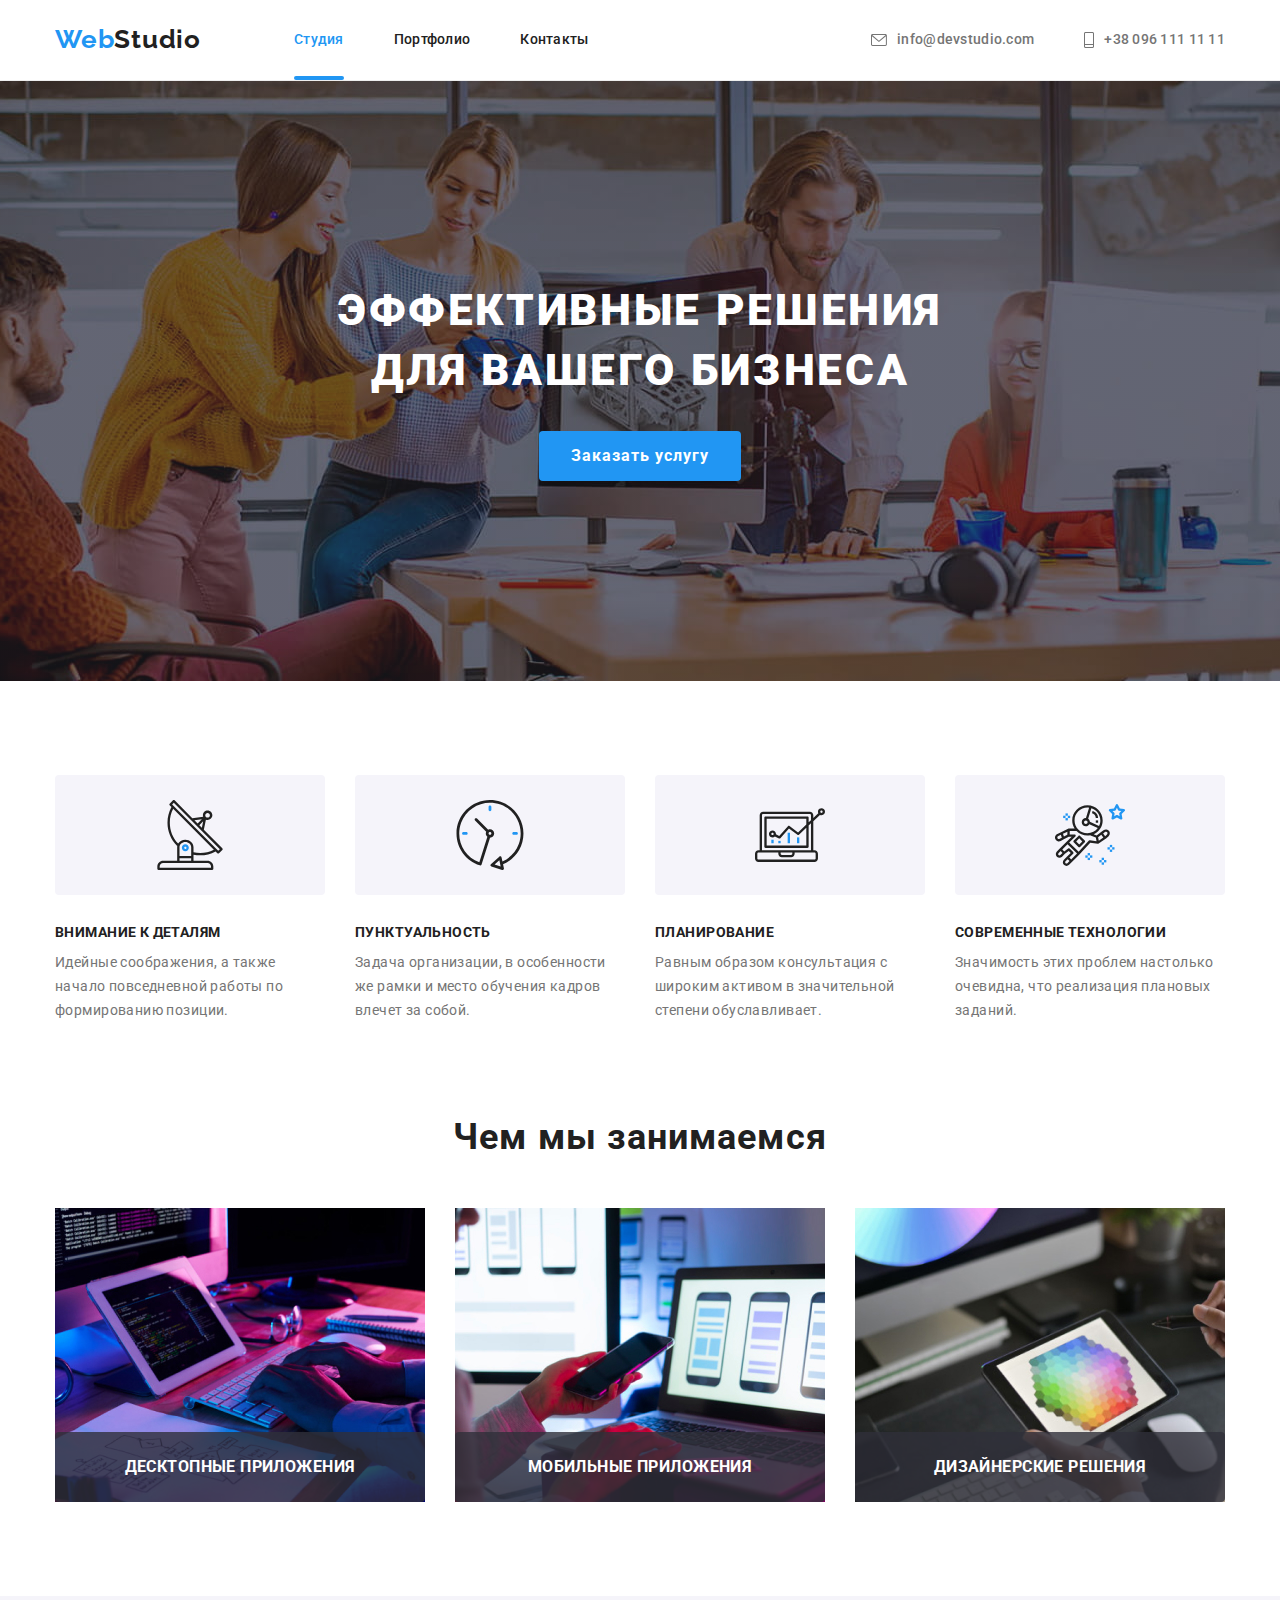
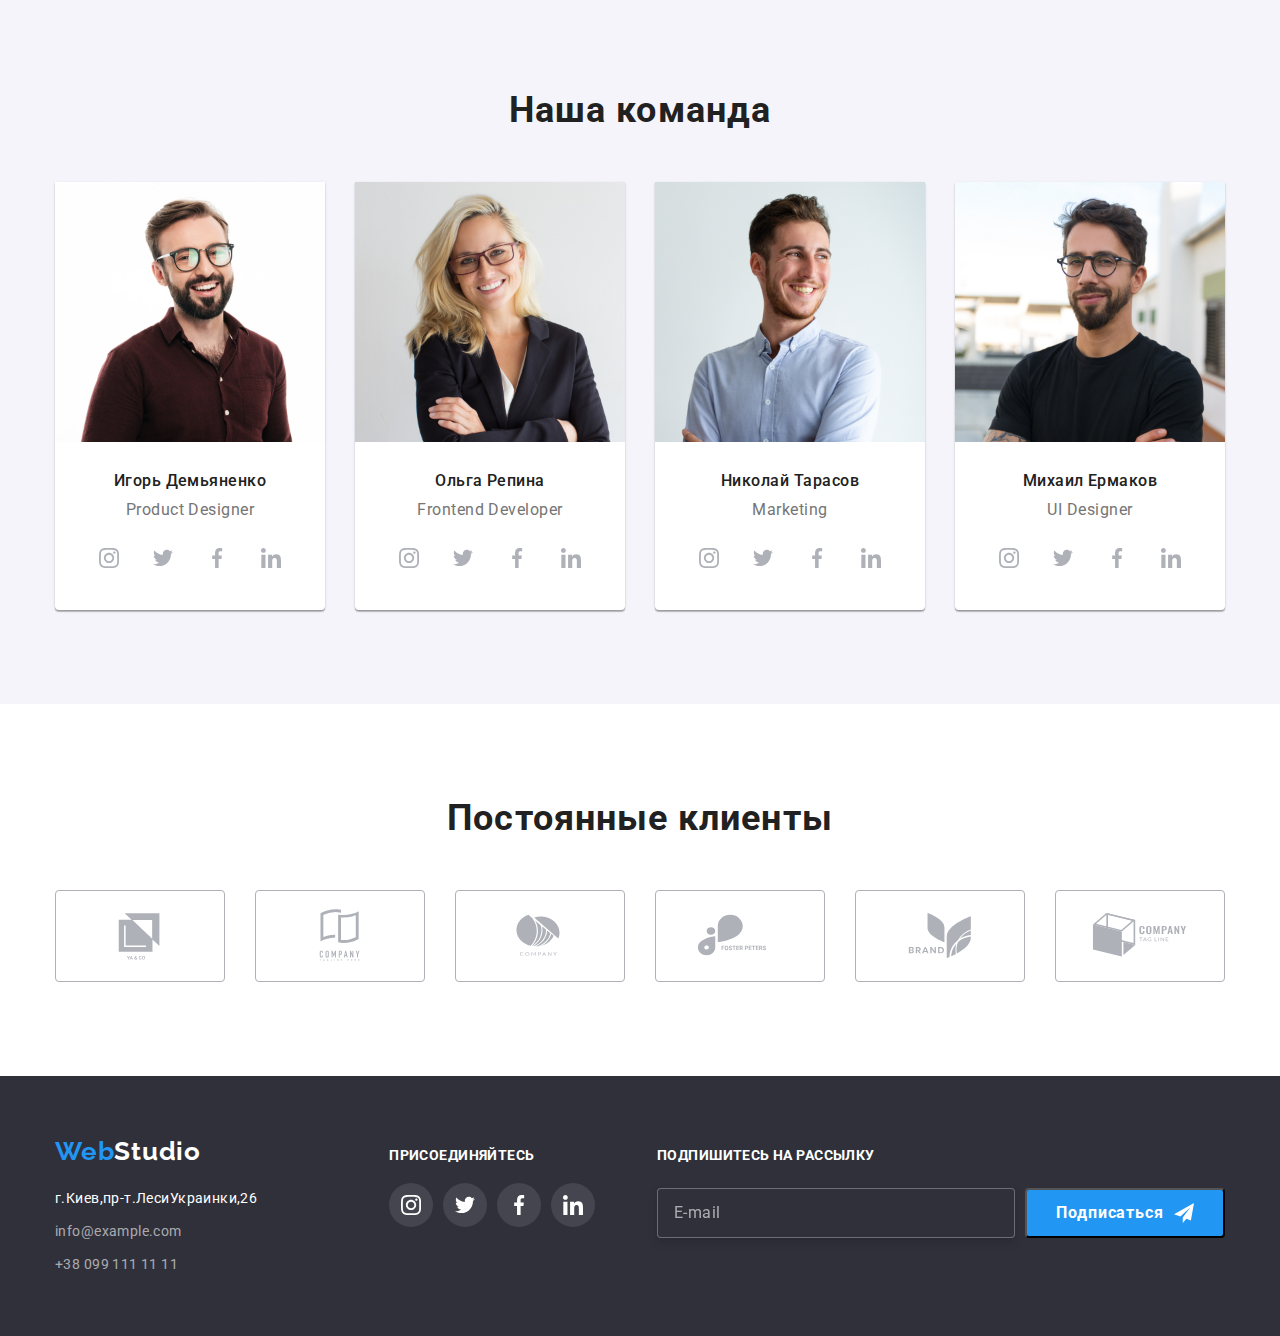
<file: index.html>
<!DOCTYPE html>
<html lang="ru">
<head>
    <meta charset="UTF-8">
    <meta http-equiv="X-UA-Compatible" content="IE=edge">
    <meta name="viewport" content="width=device-width, initial-scale=1.0">
    <title>Document</title>
    <link 
        href="https://fonts.googleapis.com/css2?family=Raleway:wght@700&family=Roboto:wght@400;500;700;900&display=swap"
        rel="stylesheet"/>
    <link href="https://cdnjs.cloudflare.com/ajax/libs/modern-normalize/1.1.0/modern-normalize.min.css" rel="stylesheet" />
    <link rel="stylesheet" href="./css/styles.css"/>
</head>
<body>
    <header class="header">
        <div class="container main-nav">
            <nav class="header-nav">
                <a class="header-log link" href="/index.html"><span class="logo1">Web</span><span class="logo2">Studio</span></a>
                <ul class="header-list list">
                    <li class="header-item"><a class="header-link link current" href="./index.html">Студия</a></li>
                    <li class="header-item"><a class="header-link link" href="./portfolio.html">Портфолио</a></li>
                    <li class="header-item"><a class="header-link link" href="">Контакты</a></li>
                </ul>
            </nav>
            <ul class="info list">
                <li class="info-nav-header"><a class="info-nav link" href="mailto:info@devstudio.com">
                    <svg class="info-mail-icon" width="16" height="12">
                            <use href="./images/symbol-defs.svg#icon-envelope-hover"></use>
                        </svg>info@devstudio.com</a></li>
                <li class="info-nav-header"><a class="info-nav link" href="tel:+380961111111">
                    <svg class="info-tel-icon" width="10" height="16">
                            <use href="./images/symbol-defs.svg#icon-Vector"></use>
                        </svg>+38 096 111 11 11</a></li>
            </ul>
        </div>
    </header>
  <main> 
      <!--ГЕРОЙ-->
      <section class="hero">
          <div class="container">
            <h1 class="hero-title">Эффективные решения для вашего бизнеса</h1>
            <button class="button-primary" data-modal-open>Заказать услугу</button>
            </div>
      </section>
    <section class="article">
        <div class="container">
        <ul class="article-list list">
            <li class="article-item">
                <div class="article-icon">
                   <svg class="article-svg">
                            <use href="./images/symbol-defs.svg#icon-antenna-1"></use>
                     </svg> 
                </div>
                <h2 class="article-title">Внимание к деталям</h2>
                <p class="article-text">Идейные соображения, а также начало повседневной работы по формированию позиции.</p>
            </li>
            <li class="article-item">
                 <div class="article-icon">
                   <svg class="article-svg">
                            <use href="./images/symbol-defs.svg#icon-clock-1-1"></use>
                     </svg> 
                </div>
                <h2 class="article-title">Пунктуальность</h2>
                <p class="article-text">Задача организации, в особенности же рамки и место обучения кадров влечет за собой.</p>
            </li>
            <li class="article-item">
                 <div class="article-icon">
                   <svg class="article-svg">
                            <use href="./images/symbol-defs.svg#icon-diagram-1"></use>
                     </svg> 
                </div>
                <h2 class="article-title">Планирование</h2>
                <p class="article-text">Равным образом консультация с широким активом в значительной степени обуславливает.</p>
            </li>
            <li class="article-item">
                 <div class="article-icon">
                   <svg class="article-svg">
                            <use href="./images/symbol-defs.svg#icon-astronaut-1"></use>
                     </svg> 
                </div>
                <h2 class="article-title">Современные технологии</h2>
                <p class="article-text">Значимость этих проблем настолько очевидна, что реализация плановых заданий.</p>
            </li>
        </ul>
        </div>
    </section>
    <section class="gallery">
        <div class="container">
        <h2 class="gallery-text">Чем мы занимаемся</h2>
        <ul class="gallery-list list">
            <li class="gallery-item">
                <div class="gallery-item-img">
                 <img src="./images/box1.jpg" alt="Десктопные приложения" width="370" height="294" />
                 <div class="gallery-icon">
                 <h3>Десктопные приложения</h3>
                </div>
                </div>
            </li>
            <li class="gallery-item">
                <div class="gallery-item-img">
                <img src="./images/box2.jpg" alt="Мобильные приложения"
                 width="370" height="294" />
                 <div class="gallery-icon">
                 <h3>Мобильные приложения</h3>
                 </div>
                 </div>
            </li>
            <li class="gallery-item">
                <div class="gallery-item-img">
                <img src="./images/box3.jpg" alt="Дизайнерские решения" 
                width="370" height="294" />
                  <div class="gallery-icon">
                 <h3>Дизайнерские решения</h3>
                 </div>
                </div>
            </li>
        </ul>
        </div>
    </section>  
    <section class="outteam">
        <div class="container">
        <h2 class="outteam-text1">Наша команда</h2>
        <ul class="outteam-list list">
                <li class="outteam-item">
                <img class="outteam-img" src="./images/productdesigner.jpg" alt="Игорь Демьяненко Product Designer" width="270" height="260" />
                <div class="outteam-aside">
                <h3 class="outteam-title">Игорь Демьяненко</h3>
                <p class="outteam-text">Product Designer</p>
                <ul class="outteam-soc-list list">
                    <li class="outteam-soc-item"><a href="" class="outteam-soc-link link">
                        <svg class="outteam-soc-icon" width="20" height="20">
                            <use href="./images/symbol-defs.svg#icon-instagram"></use>
                        </svg>
                    </a></li>
                    <li class="outteam-soc-item"><a href="" class="outteam-soc-link link">
                        <svg class="outteam-soc-icon" width="20" height="20">
                            <use href="./images/symbol-defs.svg#icon-twitter"></use>
                        </svg>
                    </a></li>
                    <li class="outteam-soc-item"><a href="" class="outteam-soc-link link">
                        <svg class="outteam-soc-icon" width="20" height="20">
                            <use href="./images/symbol-defs.svg#icon-facebook"></use>
                        </svg>
                    </a></li>
                    <li class="outteam-soc-item"><a href="" class="outteam-soc-link link">
                        <svg class="outteam-soc-icon" width="20" height="20">
                            <use href="./images/symbol-defs.svg#icon-linkedin"></use>
                        </svg>
                    </a></li>
                </ul>
                </div>
            </li>
            <li class="outteam-item">
                <img class="outteam-img" src="./images/frontenddeveloper.jpg" alt="Ольга Репина Frontend Developer" width="270" height="260" />
                <div class="outteam-aside">
                <h3 class="outteam-title">Ольга Репина</h3>
                <p class="outteam-text">Frontend Developer</p>
                <ul class="outteam-soc-list list">
                    <li class="outteam-soc-item"><a href="" class="outteam-soc-link link">
                        <svg class="outteam-soc-icon" width="20" height="20">
                            <use href="./images/symbol-defs.svg#icon-instagram"></use>
                        </svg>
                    </a></li>
                    <li class="outteam-soc-item"><a href="" class="outteam-soc-link link">
                        <svg class="outteam-soc-icon" width="20" height="20">
                            <use href="./images/symbol-defs.svg#icon-twitter"></use>
                        </svg>
                    </a></li>
                    <li class="outteam-soc-item"><a href="" class="outteam-soc-link link">
                        <svg class="outteam-soc-icon" width="20" height="20">
                            <use href="./images/symbol-defs.svg#icon-facebook"></use>
                        </svg>
                    </a></li>
                    <li class="outteam-soc-item"><a href="" class="outteam-soc-link link">
                        <svg class="outteam-soc-icon" width="20" height="20">
                            <use href="./images/symbol-defs.svg#icon-linkedin"></use>
                        </svg>
                    </a></li>
                </ul>
                </div>
            </li>
            <li class="outteam-item">
                <img class="outteam-img" src="./images/marketing.jpg" alt="Николай Тарасов Marketing" width="270" height="260" />
                <div class="outteam-aside">
                <h3 class="outteam-title">Николай Тарасов</h3>
                <p class="outteam-text">Marketing</p>
                <ul class="outteam-soc-list list">
                    <li class="outteam-soc-item"><a href="" class="outteam-soc-link link">
                        <svg class="outteam-soc-icon" width="20" height="20">
                            <use href="./images/symbol-defs.svg#icon-instagram"></use>
                        </svg>
                    </a></li>
                    <li class="outteam-soc-item"><a href="" class="outteam-soc-link link">
                        <svg class="outteam-soc-icon" width="20" height="20">
                            <use href="./images/symbol-defs.svg#icon-twitter"></use>
                        </svg>
                    </a></li>
                    <li class="outteam-soc-item"><a href="" class="outteam-soc-link link">
                        <svg class="outteam-soc-icon" width="20" height="20">
                            <use href="./images/symbol-defs.svg#icon-facebook"></use>
                        </svg>
                    </a></li>
                    <li class="outteam-soc-item"><a href="" class="outteam-soc-link link">
                        <svg class="outteam-soc-icon" width="20" height="20">
                            <use href="./images/symbol-defs.svg#icon-linkedin"></use>
                        </svg>
                    </a></li>
                </ul>
                </div>
            </li>
            <li class="outteam-item">
                <img class="outteam-img" src="./images/uidesigner.jpg" alt="Михаил Ермаков UI Designer" width="270" height="260" />
                <div class="outteam-aside">
                <h3 class="outteam-title">Михаил Ермаков</h3>
                <p class="outteam-text">UI Designer</p>
                <ul class="outteam-soc-list list">
                    <li class="outteam-soc-item"><a href="" class="outteam-soc-link link">
                        <svg class="outteam-soc-icon" width="20" height="20">
                            <use href="./images/symbol-defs.svg#icon-instagram"></use>
                        </svg>
                    </a></li>
                    <li class="outteam-soc-item"><a href="" class="outteam-soc-link link">
                        <svg class="outteam-soc-icon" width="20" height="20">
                            <use href="./images/symbol-defs.svg#icon-twitter"></use>
                        </svg>
                    </a></li>
                    <li class="outteam-soc-item"><a href="" class="outteam-soc-link link">
                        <svg class="outteam-soc-icon" width="20" height="20">
                            <use href="./images/symbol-defs.svg#icon-facebook"></use>
                        </svg>
                    </a></li>
                    <li class="outteam-soc-item"><a href="" class="outteam-soc-link link">
                        <svg class="outteam-soc-icon" width="20" height="20">
                            <use href="./images/symbol-defs.svg#icon-linkedin"></use>
                        </svg>
                    </a></li>
                </ul>
                </div>
            </li>
        </ul>
        </div>
    </section>
    <section class="clients">
        <div class="container">
            <h2 class="clients-text">Постоянные клиенты</h2>
            <ul class="our-clients list">
                <li class="clients-item link">
                    <a href="" class="clients-link">
                    <svg class="cliient" width="106" height="60">
                            <use href="./images/symbol-defs.svg#icon-client"></use>
                        </svg>
                    </a>
                </li>
                <li class="clients-item link">
                    <a href="" class="clients-link">
                    <svg class="cliient" width="106" height="60">
                            <use href="./images/symbol-defs.svg#icon-client2"></use>
                        </svg>
                    </a>
                    </li>
                <li class="clients-item link">
                    <a href="" class="clients-link">
                    <svg class="cliient" width="106" height="60">
                            <use href="./images/symbol-defs.svg#icon-client3"></use>
                        </svg>
                    </a>
                </li>
                <li class="clients-item link">
                    <a href="" class="clients-link">
                    <svg class="cliient" width="106" height="60">
                            <use href="./images/symbol-defs.svg#icon-client4"></use>
                        </svg>
                    </a>
                </li>
                <li class="clients-item link">
                    <a href="" class="clients-link">
                    <svg class="cliient" width="106" height="60">
                            <use href="./images/symbol-defs.svg#icon-client5"></use>
                        </svg>
                    </a>    
                </li>
                <li class="clients-item link">
                    <a href="" class="clients-link">
                    <svg class="cliient" width="106" height="60">
                            <use href="./images/symbol-defs.svg#icon-client6"></use>
                        </svg>
                    </a>    
                </li>
            </ul>
        </div>
    </section>
    </main>
<footer class="footer">
    <div class="container footer-content">
            <address class="footer-address">
                <a class="footer-nav link" href="/index.html"><span class="logo1-footer">Web</span><span class="logo2-footer">Studio</span></a>
                <ul class="list">
                    <li class="footer-list">
                        <a class="footer-info-adres link" href="https://goo.gl/maps/SjzHvNBgEdfBXJLG8">г.Киев,пр-т.ЛесиУкраинки,26</a>
                    </li>
                    <li class="footer-list">
                        <a class="footer-info-nav link" href="mailo:info@example.com">info@example.com</a>
                    </li>
                    <li class="footer-list">
                        <a class="footer-info-nav link" href="tel:0991111111">+38 099 111 11 11</a>
                    </li>
                </ul>
            </address>
        <div class="footer-join">
            <p class="footer-text">присоединяйтесь</p>
            <ul class="footer-soc-list list">
                <li class="footer-soc-item"><a href="" class="footer-soc-link link"><svg class="footer-soc-icon" width="20" height="20"><use href="./images/symbol-defs.svg#icon-instagram"></use></svg></a></li>
                <li class="footer-soc-item"><a href="" class="footer-soc-link link"><svg class="footer-soc-icon" width="20" height="20"><use href="./images/symbol-defs.svg#icon-twitter"></use></svg></a></li>
                <li class="footer-soc-item"><a href="" class="footer-soc-link link"><svg class="footer-soc-icon" width="20" height="20"><use href="./images/symbol-defs.svg#icon-facebook"></use></svg></a></li>
                <li class="footer-soc-item"><a href="" class="footer-soc-link link"><svg class="footer-soc-icon" width="20" height="20"><use href="./images/symbol-defs.svg#icon-linkedin"></use></svg></a></li>
            </ul>
        </div>
        <div class="subs-footer">
        <p class="footer-text-subs">Подпишитесь на рассылку</p>
        <form class="subs-form">
                <input required
                type="email"
                class="email-input-footer"
                name="user-name-subs"
                placeholder="E-mail"/>
                <button class="button-subs" type="submit">Подписаться<svg class="svg-footer" width="20" height="20"><use href="./images/symbol-defs.svg#icon-icon-send"></use></svg></button>
        </form>
    </div>
    </div>
    <div class="backdrop is-hidden" data-modal>
        <div class="modal">
                 <button class="modal-soc-btn" data-modal-close>
                     <svg class="modal-soc-icon" width="18" height="18">
                        <use href="./images/symbol-defs.svg#icon-close-black-18dp-2-1"></use></svg>
                 </button>
                <p class="modal-title">Оставьте свои данные, мы вам перезвоним</p>
                <form>
                    <div class="modal-field">
                        <label for="user-name" class="modal-label">Имя</label>
                        <div class="modal-wrap">
                        <input type="text"
                        class="modal-input"
                        name="user-name"
                        placeholder=""
                        required
                        minlength="4"
                        id="user-name"
                        autofocus/>
                        <svg class="modal-icon" width="18" height="18">
                            <use href="./images/symbol-defs.svg#icon-person-black-18dp-1"></use></svg>
                        </div>
                    </div>
                    <div class="modal-field">
                        <label for="user-tel" class="modal-label">Телефон</label>
                        <div class="modal-wrap">
                        <input type="tel"
                        class="modal-input"
                        name="user-tel"
                        placeholder=""
                        required
                        minlength="10"
                        id="user-tel"
                        />
                        <svg class="modal-icon" width="18" height="18">
                        <use href="./images/symbol-defs.svg#icon-phone-black-18dp-1"></use></svg>
                        </div>
                    </div>
                    <div class="modal-field">
                        <label for="user-email" class="modal-label">Почта</label>
                        <div class="modal-wrap">   
                        <input type="email"
                        class="modal-input"
                        name="user-email"
                        placeholder=""
                        required
                        minlength="6"
                        id="user-email"/>
                        <svg class="modal-icon" width="18" height="18">
                        <use href="./images/symbol-defs.svg#icon-email-black-18dp-1"></use></svg>
                        </div>
                    </div>
                    <div class="modal-field-coment">
                        <label for="user-coment" class="modal-label">Комментарий</label> 
                        <textarea name="user-coment" 
                        id="user-coment" 
                        class="modal-text"
                        placeholder="Введите текст"></textarea>
                    </div>
                    <div class="modal-field-checkbox">
                        <input type="checkbox"
                        name="privacy"
                        value="true"
                        class="modal-check visually-hidden"
                        id="privacy"/>
                        <label for="privacy" class="checkbox-text">
                            Соглашаюсь с рассылкой и принимаю 
                            <a href="" class="href-modal">Условия договора</a></label>
                    </div>
                    <div class="modal-field-btn">
                    <button type="submit" class="modal-btn">Отправить</button>
                    </div>
                </form>
        </div>
    </div>
</footer>
<script src="./js/modal.js"></script>
</body>
</html>
</file>
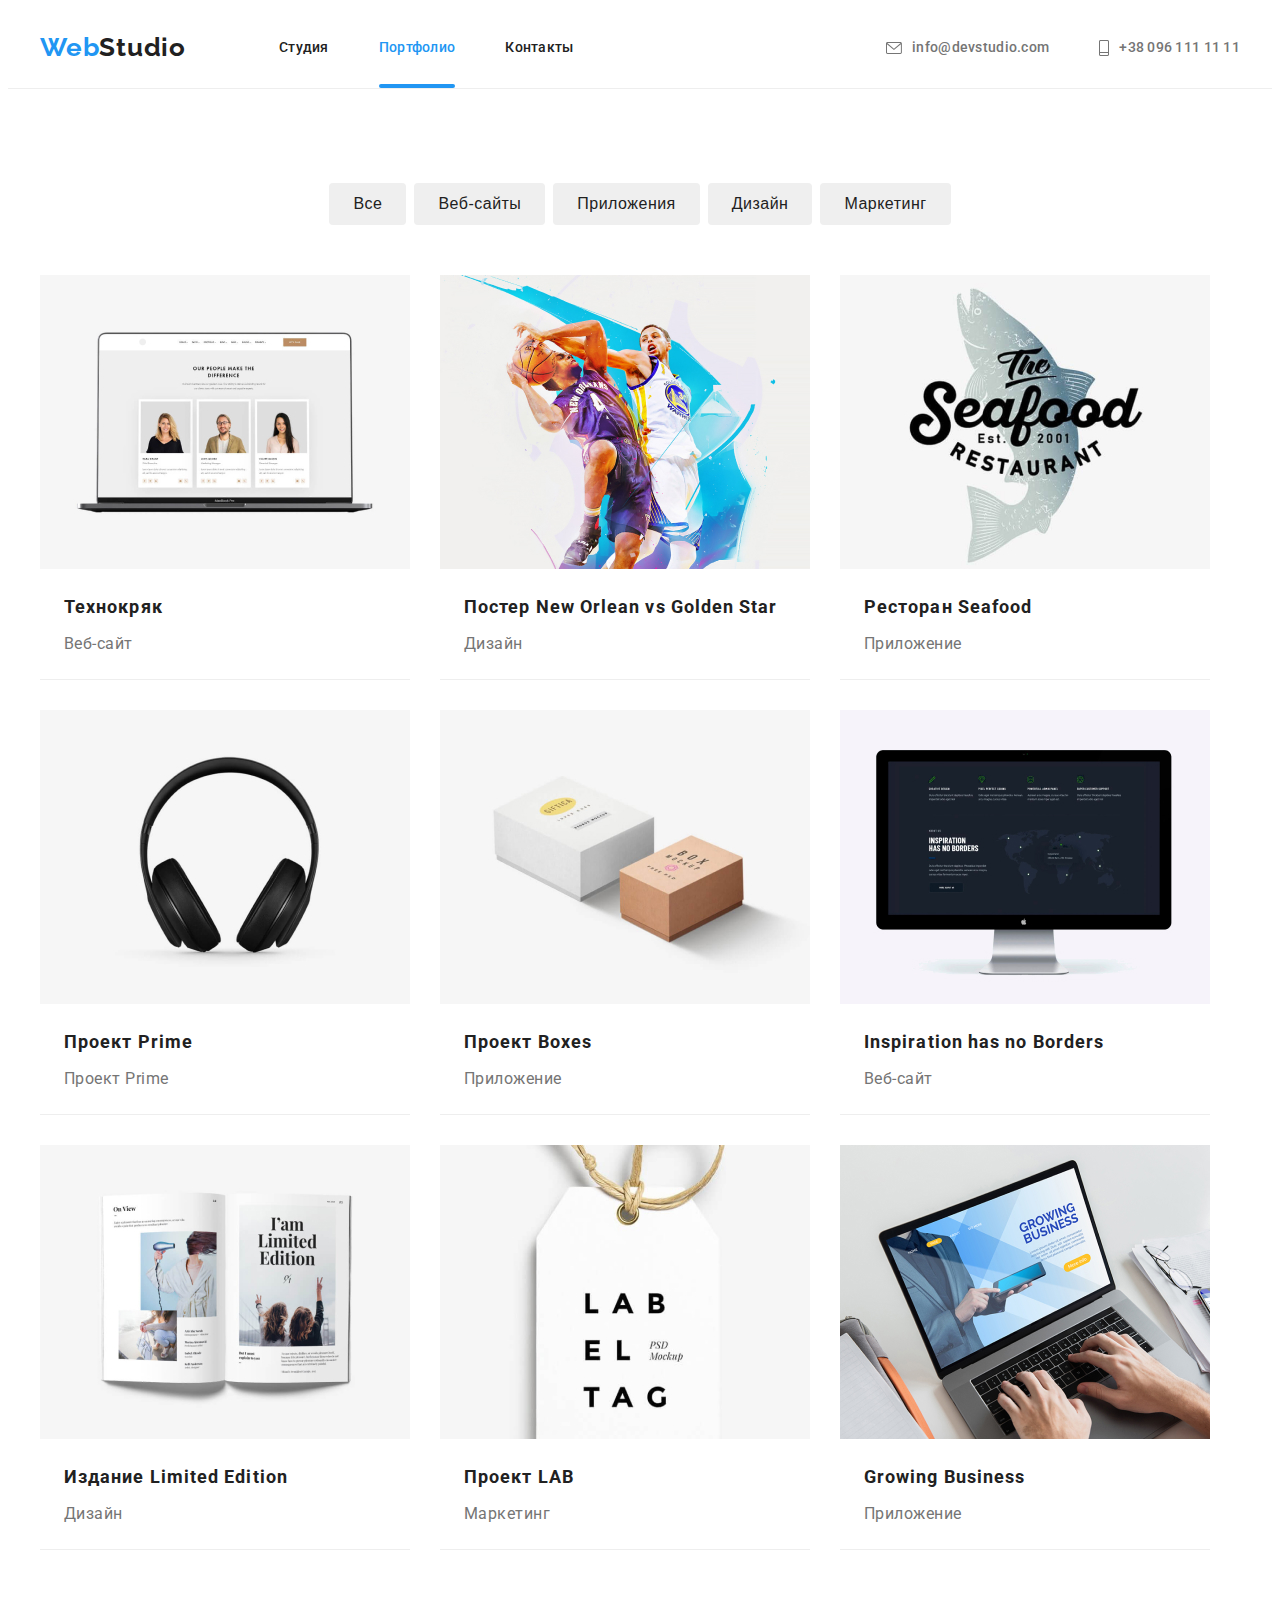
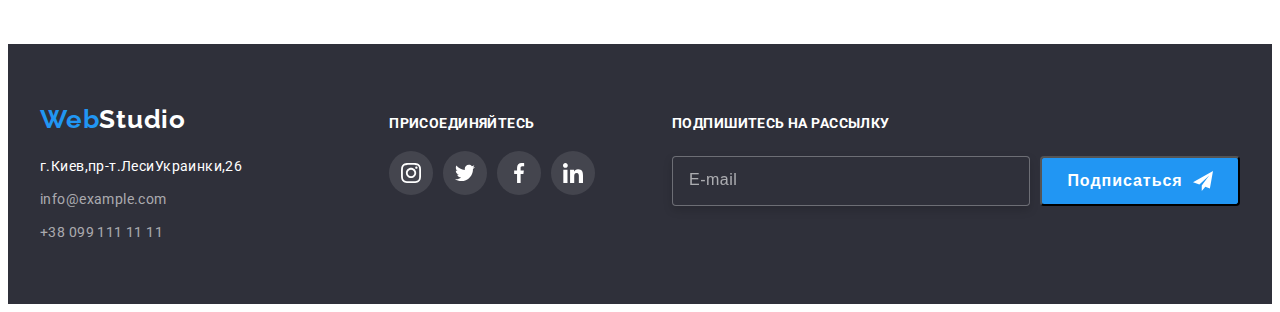
<file: portfolio.html>
<!DOCTYPE html>
<html lang="ru">
<head>
    <meta charset="UTF-8">
    <meta http-equiv="X-UA-Compatible" content="IE=edge">
    <meta name="viewport" content="width=device-width, initial-scale=1.0">
    <link rel="preconnect" href="https://fonts.googleapis.com" />
    <link rel="preconnect" href="https://fonts.gstatic.com" crossorigin />
    <title>Document</title>
    <link 
        href="https://fonts.googleapis.com/css2?family=Raleway:wght@700&family=Roboto:wght@400;500;700;900&display=swap"
        rel="stylesheet"/>
      <link
      rel="stylesheet"
      href="https://cdnjs.cloudflare.com/ajax/libs/modern-normalize/1.1.0/modern-normalize.min.css"
      integrity="sha512-wpPYUAdjBVSE4KJnH1VR1HeZfpl1ub8YT/NKx4PuQ5NmX2tKuGu6U/JRp5y+Y8XG2tV+wKQpNHVUX03MfMFn9Q=="
      crossorigin="anonymous"
      referrerpolicy="no-referrer"
    />
    <link rel="stylesheet" href="./css/styles.css"/>
</head>
<body>
    <header class="header">
        <div class="container main-nav">
            <nav class="header-nav">
                <a class="header-log link" href="/index.html"><span class="logo1">Web</span><span class="logo2">Studio</span></a>
                <ul class="header-list list">
                    <li class="header-item"><a class="header-link link" href="./index.html">Студия</a></li>
                    <li class="header-item"><a class="header-link link current" href="./portfolio.html">Портфолио</a></li>
                    <li class="header-item"><a class="header-link link" href="">Контакты</a></li>
                </ul>
            </nav>
            <ul class="info list">
                <li class="info-nav-header"><a class="info-nav link" href="mailto:info@devstudio.com">
                    <svg class="info-mail-icon" width="16" height="12">
                            <use href="./images/symbol-defs.svg#icon-envelope-hover"></use>
                        </svg>info@devstudio.com</a></li>
                <li class="info-nav-header"><a class="info-nav link" href="tel:+380961111111">
                    <svg class="info-tel-icon" width="10" height="16">
                            <use href="./images/symbol-defs.svg#icon-Vector"></use>
                        </svg>+38 096 111 11 11</a></li>
            </ul>
        </div>
    </header>
    <main>
        <h1 class="visually-hidden">Портфолио</h1>
        <section class="portfolio-main">
            <div class="container">
            <ul class="btn-navigation list">
                <li class="btn-nav"><button class="btn-navigation-link">Все</button></li>
                <li class="btn-nav"><button class="btn-navigation-link">Веб-сайты</button></li>
                <li class="btn-nav"><button class="btn-navigation-link">Приложения</button></li>
                <li class="btn-nav"><button class="btn-navigation-link">Дизайн</button></li>
                <li class="btn-nav"><button class="btn-navigation-link">Маркетинг</button></li>
            </ul>
            <ul class="project list">
                <li class="project-item">
                    <a href="" class="project-link link">
                        <div class="project-img-wrap">
                        <img class="project-img" src="./images/tehhokriak.jpg"
                         alt="Веб-сайт Технокряк" width="370" height="294">
                         <p class="project-img-text">Ресурс предлагает комплексные предложения с разным уровнем
                              функционала и сервисов.
                              Все это позволит посетителю получить
                              исчерпывающие сведения о компании или частном лице.</p>
                         </div>
                        <div class="text-top">
                        <h2 class="project-text">Технокряк</h2>
                        <p class="project-top">Веб-сайт</p>
                        </div>
                    </a>
                </li>
                <li class="project-item">
                    <a href="" class="project-link link">
                        <div class="project-img-wrap">
                        <img class="project-img" src="./images/neworlean.jpg" 
                        alt="Постер New Orlean vs Golden Star" width="370" height="294">
                         <p class="project-img-text">Ресурс предлагает комплексные предложения с разным уровнем
                              функционала и сервисов.
                              Все это позволит посетителю получить
                              исчерпывающие сведения о компании или частном лице.</p>
                         </div>
                        <div class="text-top">
                        <h2 class="project-text">Постер New Orlean vs Golden Star</h2>
                        <p class="project-top">Дизайн</p>
                        </div>
                    </a>
                </li>
                <li class="project-item">
                    <a href="" class="project-link link">
                        <div class="project-img-wrap">
                        <img class="project-img" src="./images/seafood.jpg" 
                        alt="" width="370" height="294">
                         <p class="project-img-text">Ресурс предлагает комплексные предложения с разным уровнем
                              функционала и сервисов.
                              Все это позволит посетителю получить
                              исчерпывающие сведения о компании или частном лице.</p>
                         </div>
                        <div class="text-top">
                        <h2 class="project-text">Ресторан Seafood</h2>
                        <p class="project-top">Приложение</p>
                        </div>
                    </a>
                </li>
                <li class="project-item">
                    <a href="" class="project-link link">
                        <div class="project-img-wrap">
                        <img class="project-img" src="./images/prime.jpg" 
                        alt="Ресторан Seafood" width="370" height="294">
                         <p class="project-img-text">Ресурс предлагает комплексные предложения с разным уровнем
                              функционала и сервисов.
                              Все это позволит посетителю получить
                              исчерпывающие сведения о компании или частном лице.</p>
                         </div>
                        <div class="text-top">
                        <h2 class="project-text">Проект Prime</h2>
                        <p class="project-top">Проект Prime</p>
                        </div>
                    </a>
                </li>
                <li class="project-item">
                    <a href="" class="project-link link">
                        <div class="project-img-wrap">
                        <img class="project-img" src="./images/boxes.jpg" 
                        alt="Проект Boxes" width="370" height="294">
                         <p class="project-img-text">Ресурс предлагает комплексные предложения с разным уровнем
                              функционала и сервисов.
                              Все это позволит посетителю получить
                              исчерпывающие сведения о компании или частном лице.</p>
                         </div>
                        <div class="text-top">
                        <h2 class="project-text">Проект Boxes</h2>
                        <p class="project-top">Приложение</p>
                        </div>
                    </a>
                </li>
                <li class="project-item">
                    <a href="" class="project-link link">
                        <div class="project-img-wrap">
                        <img class="project-img" src="./images/inspiration.jpg" 
                        alt="Inspiration has no Borders" width="370" height="294">
                         <p class="project-img-text">Ресурс предлагает комплексные предложения с разным уровнем
                              функционала и сервисов.
                              Все это позволит посетителю получить
                              исчерпывающие сведения о компании или частном лице.</p>
                         </div>
                        <div class="text-top">
                        <h2 class="project-text">Inspiration has no Borders</h2>
                        <p class="project-top">Веб-сайт</p>
                        </div>
                    </a>
                </li>
                <li class="project-item">
                    <a href="" class="project-link link">
                        <div class="project-img-wrap">
                        <img class="project-img" src="./images/limited.jpg" 
                        alt="Издание Limited Edition" width="370" height="294">
                         <p class="project-img-text">Ресурс предлагает комплексные предложения с разным уровнем
                              функционала и сервисов.
                              Все это позволит посетителю получить
                              исчерпывающие сведения о компании или частном лице.</p>
                         </div>
                        <div class="text-top">
                        <h2 class="project-text">Издание Limited Edition</h2>
                        <p class="project-top">Дизайн</p>
                        </div>
                    </a>
                </li>
                <li class="project-item">
                    <a href="" class="project-link link">
                        <div class="project-img-wrap">
                        <img class="project-img" src="./images/lab.jpg" 
                        alt="Проект LAB" width="370" height="294">
                         <p class="project-img-text">Ресурс предлагает комплексные предложения с разным уровнем
                              функционала и сервисов.
                              Все это позволит посетителю получить
                              исчерпывающие сведения о компании или частном лице.</p>
                         </div>
                        <div class="text-top">
                        <h2 class="project-text">Проект LAB</h2>
                        <p class="project-top">Маркетинг</p>
                        </div>
                    </a>
                </li>
                <li class="project-item">
                    <a href="" class="project-link link">
                        <div class="project-img-wrap">
                        <img class="project-img" src="./images/growing.jpg" 
                        alt="Growing Business" width="370" height="294">
                         <p class="project-img-text">Ресурс предлагает комплексные предложения с разным уровнем
                              функционала и сервисов.
                              Все это позволит посетителю получить
                              исчерпывающие сведения о компании или частном лице.</p>
                         </div>
                        <div class="text-top">
                        <h2 class="project-text">Growing Business</h2>
                        <p class="project-top">Приложение</p>
                        </div>
                    </a>
                </li>
            </ul>
            </div>
        </section>
    </main>
<footer class="footer">
    <div class="container footer-content">
            <address class="footer-address">
                <a class="footer-nav link" href="/index.html"><span class="logo1-footer">Web</span><span class="logo2-footer">Studio</span></a>
                <ul class="list">
                    <li class="footer-list">
                        <a class="footer-info-adres link" href="https://goo.gl/maps/SjzHvNBgEdfBXJLG8">г.Киев,пр-т.ЛесиУкраинки,26</a>
                    </li>
                    <li class="footer-list">
                        <a class="footer-info-nav link" href="mailo:info@example.com">info@example.com</a>
                    </li>
                    <li class="footer-list">
                        <a class="footer-info-nav link" href="tel:0991111111">+38 099 111 11 11</a>
                    </li>
                </ul>
            </address>
        <div class="footer-join">
            <p class="footer-text">присоединяйтесь</p>
            <ul class="footer-soc-list list">
                <li class="footer-soc-item"><a href="" class="footer-soc-link link"><svg class="footer-soc-icon" width="20" height="20"><use href="./images/symbol-defs.svg#icon-instagram"></use></svg></a></li>
                <li class="footer-soc-item"><a href="" class="footer-soc-link link"><svg class="footer-soc-icon" width="20" height="20"><use href="./images/symbol-defs.svg#icon-twitter"></use></svg></a></li>
                <li class="footer-soc-item"><a href="" class="footer-soc-link link"><svg class="footer-soc-icon" width="20" height="20"><use href="./images/symbol-defs.svg#icon-facebook"></use></svg></a></li>
                <li class="footer-soc-item"><a href="" class="footer-soc-link link"><svg class="footer-soc-icon" width="20" height="20"><use href="./images/symbol-defs.svg#icon-linkedin"></use></svg></a></li>
            </ul>
        </div>
        <div class="subs-footer">
        <p class="footer-text-subs">Подпишитесь на рассылку</p>
        <form class="subs-form">
                <input required
                type="email"
                class="email-input-footer"
                name="user-name-subs"
                placeholder="E-mail"/>
                <button class="button-subs" type="submit">Подписаться<svg class="svg-footer" width="20" height="20"><use href="./images/symbol-defs.svg#icon-icon-send"></use></svg></button>
        </form>
    </div>
    </div>
    <div class="backdrop is-hidden" data-modal>
        <div class="modal">
                 <button class="modal-soc-btn" data-modal-close>
                     <svg class="modal-soc-icon" width="18" height="18">
                        <use href="./images/symbol-defs.svg#icon-close-black-18dp-2-1"></use></svg>
                 </button>
                <p class="modal-title">Оставьте свои данные, мы вам перезвоним</p>
                <form>
                    <div class="modal-field">
                        <label for="user-name" class="modal-label">Имя</label>
                        <div class="modal-wrap">
                        <input type="text"
                        class="modal-input"
                        name="user-name"
                        placeholder=""
                        required
                        minlength="4"
                        id="user-name"
                        autofocus/>
                        <svg class="modal-icon" width="18" height="18">
                            <use href="./images/symbol-defs.svg#icon-person-black-18dp-1"></use></svg>
                        </div>
                    </div>
                    <div class="modal-field">
                        <label for="user-tel" class="modal-label">Телефон</label>
                        <div class="modal-wrap">
                        <input type="tel"
                        class="modal-input"
                        name="user-tel"
                        placeholder=""
                        required
                        minlength="10"
                        id="user-tel"
                        />
                        <svg class="modal-icon" width="18" height="18">
                        <use href="./images/symbol-defs.svg#icon-phone-black-18dp-1"></use></svg>
                        </div>
                    </div>
                    <div class="modal-field">
                        <label for="user-email" class="modal-label">Почта</label>
                        <div class="modal-wrap">   
                        <input type="email"
                        class="modal-input"
                        name="user-email"
                        placeholder=""
                        required
                        minlength="6"
                        id="user-email"/>
                        <svg class="modal-icon" width="18" height="18">
                        <use href="./images/symbol-defs.svg#icon-email-black-18dp-1"></use></svg>
                        </div>
                    </div>
                    <div class="modal-field-coment">
                        <label for="user-coment" class="modal-label">Комментарий</label> 
                        <textarea name="user-coment" 
                        id="user-coment" 
                        class="modal-text"
                        placeholder="Введите текст"></textarea>
                    </div>
                    <div class="modal-field-checkbox">
                        <input type="checkbox"
                        name="privacy"
                        value="true"
                        class="modal-check visually-hidden"
                        id="privacy"/>
                        <label for="privacy" class="checkbox-text">
                            Соглашаюсь с рассылкой и принимаю 
                            <a href="" class="href-modal">Условия договора</a></label>
                    </div>
                    <div class="modal-field-btn">
                    <button type="submit" class="modal-btn">Отправить</button>
                    </div>
                </form>
        </div>
    </div>
</footer>
</body>
</html>
</file>
<file: css/styles.css>
:root {
  --main-title-color: #212121;
  --accent-color: #2196f3;
  --white-color: #ffffff;
  --main-text-color: #757575;
}

/*----------снимаю маржинги----------*/
p,
h1,
h2,
h3,
h4,
h5,
h6 {
  margin: 0;
}

ul,
ol {
  margin: 0;
  padding-left: 0;
}
body {
  color: var(--main-text-color);
  background-color: var(--white-color);
  font-family: 'Roboto', sans-serif;
}
.container {
  width: 1200px;
  margin: 0 auto;
  padding-left: 15px;
  padding-right: 15px;
}
.list {
  list-style: none;
}
.link {
  text-decoration: none;
}
/* -------------------------HEADER-------------------- */
.header {
  background-color: var(--white-color);
  border-bottom: 1px solid #EEEEEE;
  
}
.visually-hidden {
  white-space: nowrap;
  width: 1px;
  height: 1px;
  overflow: hidden;
  border: 0;
  padding: 0;
  clip: rect(0 0 0 0);
  clip-path: inset(50%);
  margin: -1px;
}
.header-log {
  padding-top: 24px;
  padding-bottom: 25px;
  margin-right: 93px;
}
.logo1 {
  font-family: 'Raleway';
  font-weight: 700;
  font-size: 26px;
  line-height: 1.19;
  letter-spacing: 0.03em;
  color: var(--accent-color);
}
.main-nav {
  display: flex;
  align-items: center;
  justify-content: space-between;
}
.header-nav {
  display: flex;
}
.header-list {
  display: flex;
}
.header-list .header-link {
  display: inline-block;

}
.logo2 {
  font-family: 'Raleway';
  font-weight: 700;
  font-size: 26px;
  line-height: 1.19;
  letter-spacing: 0.03em;
  color: var(--main-title-color);
}
.header-item {
  margin-right: 50px;
}
.header-item:nth-child(3n) {
  margin-right: 0px;
}
.header-link {
  position: relative;
  padding-top: 32px;
  padding-bottom: 32px;

  font-weight: 500;
  font-size: 14px;
  line-height: 1.14;
  letter-spacing: 0.02em;
  color: var(--main-title-color);

  transition: color 250ms cubic-bezier(0.4, 0, 0.2, 1);
}
.info {
  display: flex;
}
.info-nav-header {
  margin-right: 50px;
  padding-top: 32px;
  padding-bottom: 32px;
}
.info-nav {
  display: inline-block;
  display: flex;
  align-items: center;
  font-weight: 500;
  font-size: 14px;
  line-height: 1.14;
  letter-spacing: 0.02em;
  color: #757575;
}

.info-mail-icon {
  display: inline-block;
 
  margin-right: 10px;
  background-size: contain;
  content: "";
  fill: currentColor;
  }
  .info-tel-icon {
  display: inline-block;
 
  margin-right: 10px;
  background-size: contain;
  content: "";
  fill: currentColor;
  }
 
.info-nav-header:nth-child(2n) {
  margin-right: 0px;
}
.header-link:hover,
.header-link:focus {
  color: var(--accent-color);
}
.info .info-nav:hover,
.info .info-nav:focus {
  color: var(--accent-color);
}
.info .info-nav {
transition: color 250ms cubic-bezier(0.4, 0, 0.2, 1);
}

.current {
  color: var(--accent-color);
}
img {
  display: block;
  height: auto;
}

.header-link.current::after{
  content: "";
  position: absolute;
  width: 100%;
  height: 4px;
  background-color: var(--accent-color);
  border-radius: 2px;
  left: 0;
  bottom: 0px;
  }
 
/* -------------------------HERO----------------------- */
.hero {
  padding-top: 200px;
  padding-bottom: 200px;
  text-align: center;
  
  max-width: 1600px;
  margin-left: auto;
  margin-right: auto;
  background-image: linear-gradient( rgba(47, 48, 58, 0.4),
   rgba(47, 48, 58, 0.4)),
  url(../images/fon.jpg);
  background-repeat: no-repeat;
  background-position: center;
  background-size: cover;
  background-color: #2f303a;
}

.hero-title {
  width: 696px;
  height: 120px;
  margin: 0px auto;
  margin-bottom: 30px;

  font-weight: 900;
  font-size: 44px;
  line-height: 1.36;
  text-align: center;
  letter-spacing: 0.06em;
  text-transform: uppercase;
  color: var(--white-color);
}
.button-primary:hover,
.button-primary:focus {
  background-color: var(--accent-color);
  cursor: pointer;
  font-family: inherit;
}
.button-primary {
  padding: 10px 32px;
  border-radius: 4px;
  border: none;
  font-weight: 700;
  font-size: 16px;
  line-height: 1.87;
  align-items: center;
  text-align: center;
  letter-spacing: 0.06em;
  color: #ffffff;
  background-color: var(--accent-color);
  box-shadow: 0px 4px 4px rgba(0, 0, 0, 0.15);

  transition: color 250ms cubic-bezier(0.4, 0, 0.2, 1);
}

/* ------------------------MAIN--article--------------------- */
.article {
  padding-top: 94px;
}
.article-list {
  margin: 0;
  padding: 0;
  display: flex;
  flex-wrap: wrap;
}
.article-icon {
  display: flex;
  width: 270px;
  height: 120px;
  border-radius: 4px;
  justify-content: center;
  align-items: center;
  margin-bottom: 30px;
  background-color: #F5F4FA;
}
.article-svg {
  width: 70px;
  height: 70px;
}

.article-list > .article-item {
  flex-basis: calc(100% / 4 - 30px);
  margin-right: 30px;
}
.article-list .article-item:nth-child(4n) {
  margin-right: 0px;
}
.article-title {
  margin-bottom: 10px;

  font-weight: 700;
  font-size: 14px;
  line-height: 1.14;
  letter-spacing: 0.03em;
  text-transform: uppercase;
  color: var(--main-title-color);
}
.article-text {
  font-weight: 400;
  font-size: 14px;
  line-height: 1.71;
  letter-spacing: 0.03em;
  color: var(--main-text-color);
}
/* ------------------------MAIN---------------------- */
.gallery {
  padding-top: 94px;
  padding-bottom: 94px;
}
.gallery-text {
  margin-bottom: 50px;

  font-weight: 700;
  font-size: 36px;
  line-height: 1.16;
  text-align: center;
  letter-spacing: 0.03em;
  color: var(--main-title-color);
}
.gallery-list {
 
  margin: 0;
  padding: 0;
  display: flex;
  flex-wrap: wrap;
}
.gallery-list > .gallery-item {
  flex-basis: calc(100% / 3 - 30px);
  margin-right: 30px; 
}

.gallery-list .gallery-item:nth-child(3n) {
  margin-right: 0px;
}

.gallery-item-img {
  position: relative;
}
.gallery-icon {
  position: absolute;
  bottom: 0;
  display: flex;
  width: 370px;
  height: 70px;
  border-radius: 4px;
  justify-content: center;
  align-items: center;
  
  background-color: rgba(47, 48, 58, 0.8);

  font-family: 'Roboto';
  font-style: normal;
  font-weight: 700;
  font-size: 14px;
  line-height: 16px;
  text-align: center;
  letter-spacing: 0.03em;
  text-transform: uppercase;

  color: #FFFFFF;
}
.outteam {
  padding-top: 94px;
  padding-bottom: 94px;
  background-color: #f5f4fa;
}
.outteam-list {
  margin: 0;
  padding: 0;
  display: flex;
  flex-wrap: wrap;
}

.outteam-list > .outteam-item {
  flex-basis: calc(100% / 4 - 30px);
  margin-right: 30px;
}
.outteam-list .outteam-item:nth-child(4n) {
  margin-right: 0px;
}
.outteam-text1 {
  margin-bottom: 50px;
  font-weight: 700;
  font-size: 36px;
  line-height: 1.16;
  text-align: center;
  letter-spacing: 0.03em;
  color: var(--main-title-color);
}
.outteam-item {
  background-color: var(--white-color);
  box-shadow: 0px 1px 3px rgba(0, 0, 0, 0.12),
   0px 1px 1px rgba(0, 0, 0, 0.14), 
   0px 2px 1px rgba(0, 0, 0, 0.2);
  border-radius: 0px 0px 4px 4px;
}
.outteam-aside {
  padding-top: 30px;
  padding-bottom: 30px;
}

.outteam-title {
  margin-bottom: 10px;
  border-radius: 0px 0px 4px 4px;

  font-weight: 500;
  font-size: 16px;
  line-height: 1.18;
  text-align: center;
  letter-spacing: 0.03em;
  color: var(--main-title-color);
}
.outteam-text {
  font-weight: 400;
  font-size: 16px;
  line-height: 1.18;
  text-align: center;
  letter-spacing: 0.03em;
  color: var(--main-text-color);
  margin-bottom: 16px;
}
.outteam-soc-list {
  display: flex;
  justify-content: center;
}
.outteam-soc-item {
  width: 44px;
  height: 44px;
  margin-right: 10px;
}
.outteam-soc-item:last-child {
  margin-right: 0px;
}
.outteam-soc-link {
  width: 100%;
  height: 100%;
  border-radius: 50%;
  display: flex;
  align-items: center;
  justify-content: center;

  transition: background-color 250ms cubic-bezier(0.4, 0, 0.2, 1);
}
.outteam-soc-icon {
  fill: #AFB1B8;
  
  transition: fill 250ms cubic-bezier(0.4, 0, 0.2, 1);
}
.outteam-soc-link:hover,
.outteam-soc-link:focus {
  background-color: var(--accent-color);
}
.outteam-soc-link:hover .outteam-soc-icon,
.outteam-soc-link:focus .outteam-soc-icon {
  fill: var(--white-color);
}
.clients-text {
  margin-bottom: 50px;

  font-weight: 700;
  font-size: 36px;
  line-height: 1.16;
  text-align: center;
  letter-spacing: 0.03em;
  color: var(--main-title-color);
}
.our-clients {
  display: flex;
  justify-content: center;
}
.clients {
 padding-top: 94px;
 padding-bottom: 94px;
}
.clients-item {
    margin-right: 30px;
    width: 170px;
    height: 92px;
}
.clients-item:last-child {
  margin-right: 0px;
}
.clients-link:hover .cliient,
.clients-link:focus .cliient {
  fill: #2196F3;
}
.clients-link:hover,
.clients-link:focus {
  border-color: var(--accent-color);
}

.clients-link {
   display: flex;
   align-items: center; 
   justify-content: center;
  
    width: 100%;
    height: 100%;
    border: 1px solid #AFB1B8;
    border-radius: 4px;

    transition: border-color 250ms cubic-bezier(0.4, 0, 0.2, 1);
}
.cliient {
  fill: #AFB1B8;

  transition: fill 250ms cubic-bezier(0.4, 0, 0.2, 1);
}

/* ------------------------FOOTER------------------- */
.footer {
  padding-top: 60px;
  padding-bottom: 60px;

  background-color: #2f303a;
}
.footer-address {
  margin-right: 70px;
}
.footer-list {
  margin-bottom: 9px;
}
.footer-list:nth-child(3n) {
  margin-bottom: 0px;
}
.footer .footer-nav {
  padding-bottom: 0px;
  margin-bottom: 20px;
  display: block;
}
.footer-info-adres {
  margin-bottom: 50px;
}
.logo1-footer {
  font-family: 'Raleway';
  font-style: normal;
  font-weight: 700;
  font-size: 26px;
  line-height: 31px;
  letter-spacing: 0.03em;
  color: #2196F3;
}
.logo2-footer {
  font-family: 'Raleway';
  font-style: normal;
  font-weight: 700;
  font-size: 26px;
  line-height: 1.19;
  letter-spacing: 0.03em;
  color: #ffffff;
}
.footer-info-nav:hover,
.footer-info-nav:focus,
.footer-info-adres:hover,
.footer-info-adres:focus {
  color: var(--accent-color);
}
.footer-info-adres {
  font-style: normal;
  font-weight: 400;
  font-size: 14px;
  line-height: 1.71;
  letter-spacing: 0.03em;
  color: #ffffff;

  transition: color 250ms cubic-bezier(0.4, 0, 0.2, 1);
}
.footer-info-nav {
  font-style: normal;
  font-weight: 400;
  font-size: 14px;
  line-height: 1.71;
  letter-spacing: 0.03em;
  color: rgba(255, 255, 255, 0.6);

  transition: color 250ms cubic-bezier(0.4, 0, 0.2, 1);
}
.footer-text {
  margin-bottom: 20px;
  font-style: normal;
  font-weight: 700;
  font-size: 14px;
  line-height: 16px;
  letter-spacing: 0.03em;
  text-transform: uppercase;
  color: #FFFFFF;
}

.footer-content {
  display: flex;
  align-items: baseline;
  justify-content: space-between;
}
.footer-soc-icon {
  fill: #FFFFFF;
}
.footer-soc-link {
  background: rgba(255, 255, 255, 0.1);
  width: 100%;
  height: 100%;
  border-radius: 50%;
  display: flex;
  align-items: center;
  justify-content: center;

  transition: background-color 250ms cubic-bezier(0.4, 0, 0.2, 1);
}
.footer-soc-link:hover,
.footer-soc-link:focus {
  background-color: var(--accent-color);
}
.footer-soc-list {
  display: flex;
  align-items: center;
  justify-content: center;
}
.footer-soc-item {
  width: 44px;
  height: 44px;
  margin-right: 10px;
}
.footer-soc-item:nth-child(4n) {
  margin-right: 0px;
}

/*------------------footer modal---------------*/

.subs-form {
  display: flex;
}
.footer-text-subs {
  margin-bottom: 20px;
  font-weight: 700;
  font-size: 14px;
  line-height: 1.71;
  letter-spacing: 0.03em;
  text-transform: uppercase;
  color: #FFFFFF;
}
.email-input-footer {
  padding-left: 16px;
  width: 358px;
  height: 50px;
  display: flex;
  box-sizing: border-box;
  width: 358px;
  height: 50px;
  left: 815px;
  top: 2787px;
  background-color: #2F303A;
  color: #ffffff;
  outline: none;

  border: 1px solid rgba(255, 255, 255, 0.3);
  filter: drop-shadow(0px 4px 4px rgba(0, 0, 0, 0.15));
  border-radius: 4px;
  transition: border-color 250ms cubic-bezier(0.4, 0, 0.2, 1);
}
.email-input-footer:focus {
  border-color: var(--accent-color);
}
.email-input-footer::placeholder {
  font-weight: 400;
  font-size: 16px;
  line-height: 1.25;
  display: flex;
  align-items: center;
  letter-spacing: 0.03em;
  color: rgba(255, 255, 255, 0.6);
}
.button-subs {
  display: flex;
  align-items: center;
  justify-content: center;
  border-radius: 1px solid transparent;
  text-align: center;
  padding: 0px;
  min-width: 200px;
  height: 50px;
  border-radius: 4px;
  margin-left: 10px;
  fill: var(--white-color);
  color: var(--white-color);
  font-weight: 700;
  font-size: 16px;
  line-height: 1.87;
  letter-spacing: 0.06em;
  cursor: pointer;
  background-color: var(--accent-color);
  outline: none;

  transition: color 250ms cubic-bezier(0.4, 0, 0.2, 1);
}
.button-subs:hover,
.button-subs:focus {
  background-color: var(--accent-color);
}
.button-subs:hover + .svg-footer,
.button-subs:focus + .svg-footer {
  fill:red;
}
.svg-footer {
  margin-left: 10px;
}
/* --------------------портфолио------------------------- */
.portfolio-main {
  padding-top: 94px;
  padding-bottom: 94px;
}
.btn-navigation {
  margin-bottom: 50px;
  padding: 0;
  display: flex;
  flex-wrap: wrap;
  justify-content: center;
} 
.btn-navigation-link {
  flex-basis: calc(100% / 5 - 30px);
  text-align: center;
}
.btn-nav {
  margin-right: 8px;
}
.btn-nav:nth-child(5n) {
  margin-right: 0px;
}
.btn-navigation-link {
  padding: 6px 22px;
  border-radius: 4px;
  border-color: transparent;

  font-weight: 500;
  font-size: 16px;
  line-height: 1.62;
  text-align: center;
  letter-spacing: 0.03em;
  color: var(--main-title-color);
  cursor: pointer;

  transition: background-color 250ms cubic-bezier(0.4, 0, 0.2, 1), 
  color 250ms cubic-bezier(0.4, 0, 0.2, 1),
  box-shadow 250ms cubic-bezier(0.4, 0, 0.2, 1);
  
}
.btn-navigation-link:hover,
.btn-navigation-link:focus {
  background-color: var(--accent-color);
  font-family: inherit;
  color: var(--white-color);
  box-shadow: 0px 3px 1px rgba(0, 0, 0, 0.1),
   0px 1px 2px rgba(0, 0, 0, 0.08),
   0px 2px 2px rgba(0, 0, 0, 0.12);
}

.project {
  margin: 0;
  padding: 0;
  display: flex;
  flex-wrap: wrap;
}

.project-item {
  
border-bottom: 1px solid #EEEEEE;
}
.project-link:hover {
box-shadow: 0px 1px 1px rgba(0, 0, 0, 0.12),
 0px 4px 4px rgba(0, 0, 0, 0.06),
 1px 4px 6px rgba(0, 0, 0, 0.16);
}
.project-link {
   transition: box-shadow 250ms cubic-bezier(0.4, 0, 0.2, 1);
}

.project > .project-item {
  display: flex;
  margin-right: 30px;
  margin-bottom: 30px;
  flex-basis: calc(100% / 3 - 30px);
}
.project-img {
display: block;
max-width: 100%;
height: auto;
}

.project-link.link:hover .project-img-text {
  transform: translateY(0);
}
.project-img-wrap {
  position: relative;
  overflow: hidden;
}
.project-img-text {
  transform: translateY(100%);
  transition: transform 250ms cubic-bezier(0.4, 0, 0.2, 1);

  position: absolute;
  bottom: 0;
  padding: 63px 24px;
  height: 100%;
  color: #ffffff;
  background-color: rgba(33, 150, 243, 0.9);
  font-weight: 400;
  font-size: 18px;
  line-height: 1.55;
  letter-spacing: 0.03em;
  
}
.project .project-item:nth-child(3n) {
  margin-right: 0;
}
.project .project-item:nth-last-child(-n+3) {
  margin-bottom: 0;
}
.text-top {
  padding: 20px 24px;
  
}
.project-text {
  margin-bottom: 4px ;
  width: 322px;

  font-weight: 700;
  font-size: 18px;
  line-height: 2;
  letter-spacing: 0.06em;
  color: var(--main-title-color);
}
.project-top {
  font-weight: 400;
  font-size: 16px;
  line-height: 1.87;
  letter-spacing: 0.03em;
  color: #757575;
}
.visually-hidden {
  position: absolute;
  white-space: nowrap;
  width: 1px;
  height: 1px;
  overflow: hidden;
  border: 0;
  padding: 0;
  clip: rect(0 0 0 0);
  clip-path: inset(50%);
  margin: -1px;
}

/*--------------------modal--------------------------*/
.backdrop {
  position: fixed;
  top: 0;
  left: 0;
  width: 100%;
  height: 100%;
  background-color: rgba(0, 0, 0, 0.2);

  opacity: 1;
  transition: opacity 250ms cubic-bezier(0.4, 0, 0.2, 1);
}
.backdrop.is-hidden {
  opacity: 0;
  pointer-events: none;
}
.backdrop.is-hidden .modal {
  transform: translate(-50%, -50%) scale(1.5);
}
.modal {
  position: absolute;
  top: 50%;
  left: 50%;

  width: 528px;
  height: 581px;
  background-color: rgba(255, 255, 255, 1);
  box-shadow: 0px 1px 3px rgba(0, 0, 0, 0.12),
   0px 1px 1px rgba(0, 0, 0, 0.14), 
   0px 2px 1px rgba(0, 0, 0, 0.2);
  border-radius: 4px;

  transform: translate(-50%, -50%) scale(1);
  transition: transform 250ms cubic-bezier(0.4, 0, 0.2, 1);

  padding: 40px;
}
.modal-soc-btn {
  width: 30px;
  height: 30px;
  border: 1px solid rgba(0, 0, 0, 0.1);
  border-radius: 50%;
  background-color: transparent;
  position: absolute;
  top: 8px;
  right: 8px;
  display: flex;
  align-items: center;
  justify-content: center;
  padding: 0;
  }
  .modal-title {
    font-family: 'Roboto';
    font-style: normal;
    font-weight: 700;
    font-size: 20px;
    line-height: 1.15;
    text-align: center;
    letter-spacing: 0.03em;

    color: #212121;
    margin-bottom: 12px;
  }
  .modal-input {
    width: 100%;
    height: 40px;
    border: 1px solid rgba(33, 33, 33, 0.2);
    border-radius: 4px;
    
    padding-left: 42px;
    padding-top: 12px;
    padding-bottom: 12px;
    outline: none;

    transition: border-color 250ms cubic-bezier(0.4, 0, 0.2, 1);
  }
  .modal-field {
    margin-bottom: 10px;
  }
  .modal-wrap {
    position: relative;
  }
  .modal-icon {
    position: absolute;
    box-sizing: border-box;
    left: 12px;
    top: 50%;
    transform: translateY(-50%);
  }
  .modal-input::placeholder {
    font-style: normal;
    font-weight: 400;
    font-size: 12px;
    line-height: 1.16;
    letter-spacing: 0.01em;
    
    color: #757575;
  }
  .modal-text::placeholder {
    font-weight: 400;
    font-size: 12px;
    line-height: 1.16;
    letter-spacing: 0.01em;

    color: rgba(117, 117, 117, 0.5);
  }
  .modal-text {
    width: 100%;
    height: 120px;
    border: 1px solid rgba(33, 33, 33, 0.2);
    border-radius: 4px;
    resize: none;
    padding: 12px 16px;
    outline: none;
    display: block;
  }
  .modal-btn {
    width: 200px;
    height: 50px;
    background: #188CE8;
    box-shadow: 0px 4px 4px rgba(0, 0, 0, 0.15);
    border-radius: 4px;
    color: var(--white-color);
    font-style: normal;
    font-weight: 700;
    font-size: 16px;
    line-height: 1.87;
    align-items: center;
    text-align: center;
    letter-spacing: 0.06em; 
    border: none;
    cursor: pointer;
    transition: background-color 250ms cubic-bezier
    (0.4, 0, 0.2, 1), color 250ms cubic-bezier
    (0.4, 0, 0.2, 1), box-shadow 250ms cubic-bezier
    (0.4, 0, 0.2, 1);
  }
  .modal-btn:focus,
  .modal-btn:hover {
    color: var(--white-color);
    background-color: var(--accent-color);
  }
  .modal-label {
    font-style: normal;
    font-weight: 400;
    font-size: 12px;
    line-height: 1.16;
    letter-spacing: 0.01em;
    color: #757575;
    margin-bottom: 4px;
    display: block;
  }
  .modal-field-btn {
    display: flex;
    justify-content: center;  
  }
  .modal-icon {
  transition: fill 250ms 
  cubic-bezier(0.4, 0, 0.2, 1);
  }
  .modal-input:focus {
    border-color: var(--accent-color);
  }
  .modal-input:focus + .modal-icon {
    fill: var(--accent-color);
  }
  .modal-text:focus {
    border-color: var(--accent-color);
  }
  .modal-field-coment {
    margin-bottom: 20px;
  }
  .modal-field-checkbox {
  margin-bottom: 30px;

  }
  .checkbox-text {
    font-weight: 400;
    font-size: 14px;
    line-height: 1.71;
    letter-spacing: 0.03em;
    color: #757575;
    display: flex;
    justify-content: center;
    align-items: center;

    transition: border-color 250ms cubic-bezier(0.4, 0, 0.2, 1);
  }
  .checkbox-text::before {
    content: "";
    width: 16px;
    height: 15px;
    border: 2px solid #212121;
    border-radius: 2px;
    margin-right: 8px;
  }
  
  .modal-check:checked + .checkbox-text::before {
    background-color: var(--accent-color);
    background-image: url(../images/Vector.svg);
    border: none;
    background-repeat: no-repeat;
    background-position: center;
  }
  .modal-check:focus + .checkbox-text::before {
    border-color: var(--accent-color);
  }
  .href-modal {
    margin-left: 5px;
    color: var(--accent-color);
  }
</file>
